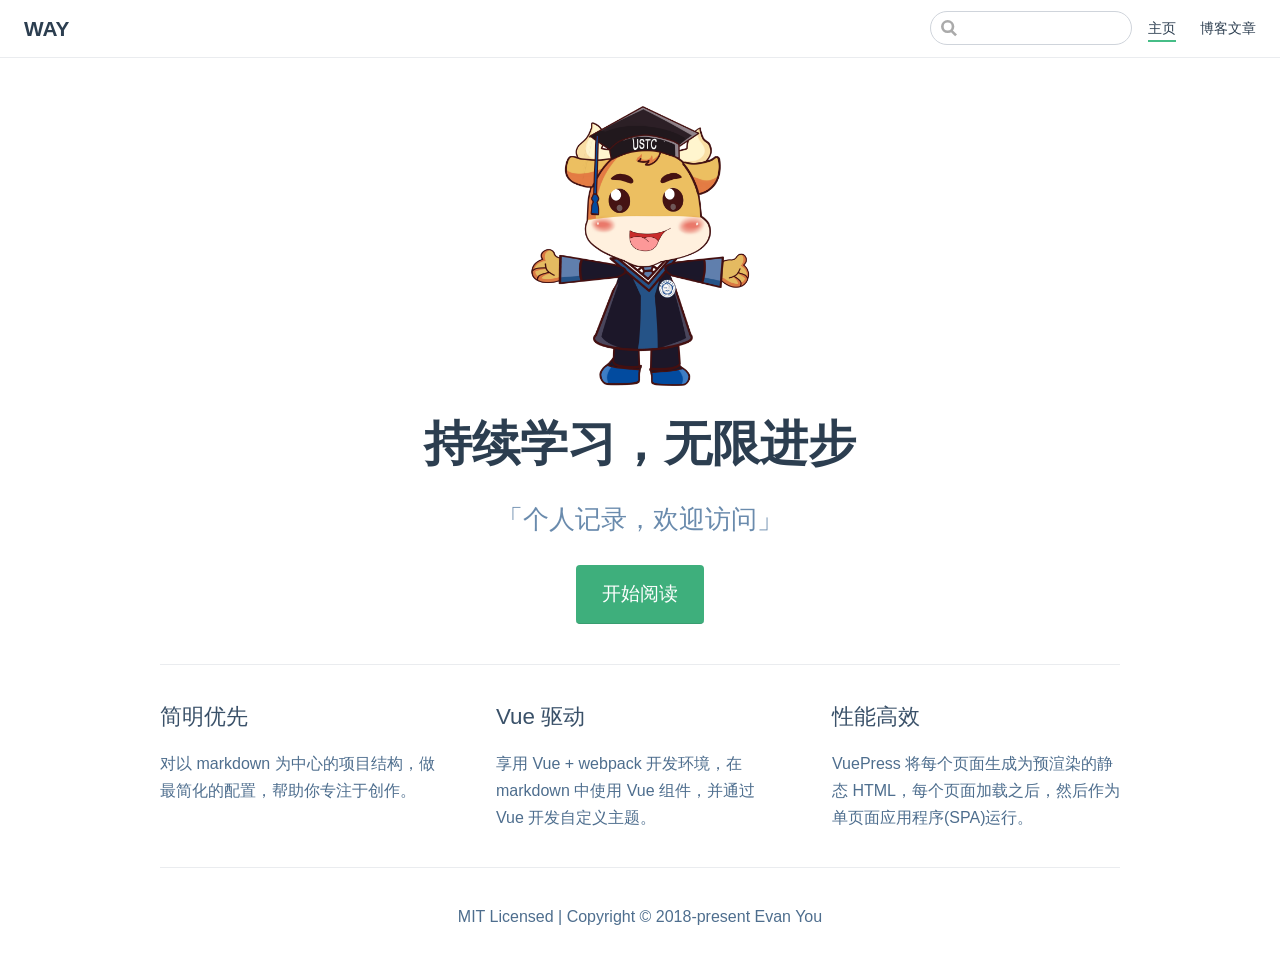
<file: index.html>
<!DOCTYPE html>
<html lang="en-US">
  <head>
    <meta charset="utf-8">
    <meta name="viewport" content="width=device-width,initial-scale=1">
    <title>WAY</title>
    <meta name="generator" content="VuePress 1.9.7">
    
    <meta name="description" content="个人记录">
    
    <link rel="preload" href="/assets/css/0.styles.1e5c3d54.css" as="style"><link rel="preload" href="/assets/js/app.976e3ca8.js" as="script"><link rel="preload" href="/assets/js/2.8d33f5d0.js" as="script"><link rel="preload" href="/assets/js/7.82339922.js" as="script"><link rel="prefetch" href="/assets/js/3.4cc015c3.js"><link rel="prefetch" href="/assets/js/4.1a7e6a49.js"><link rel="prefetch" href="/assets/js/5.cf9f6251.js"><link rel="prefetch" href="/assets/js/6.2ae1fdaa.js">
    <link rel="stylesheet" href="/assets/css/0.styles.1e5c3d54.css">
  </head>
  <body>
    <div id="app" data-server-rendered="true"><div class="theme-container no-sidebar"><header class="navbar"><div class="sidebar-button"><svg xmlns="http://www.w3.org/2000/svg" aria-hidden="true" role="img" viewBox="0 0 448 512" class="icon"><path fill="currentColor" d="M436 124H12c-6.627 0-12-5.373-12-12V80c0-6.627 5.373-12 12-12h424c6.627 0 12 5.373 12 12v32c0 6.627-5.373 12-12 12zm0 160H12c-6.627 0-12-5.373-12-12v-32c0-6.627 5.373-12 12-12h424c6.627 0 12 5.373 12 12v32c0 6.627-5.373 12-12 12zm0 160H12c-6.627 0-12-5.373-12-12v-32c0-6.627 5.373-12 12-12h424c6.627 0 12 5.373 12 12v32c0 6.627-5.373 12-12 12z"></path></svg></div> <a href="/" aria-current="page" class="home-link router-link-exact-active router-link-active"><!----> <span class="site-name">WAY</span></a> <div class="links"><div class="search-box"><input aria-label="Search" autocomplete="off" spellcheck="false" value=""> <!----></div> <nav class="nav-links can-hide"><div class="nav-item"><a href="/" aria-current="page" class="nav-link router-link-exact-active router-link-active">
  主页
</a></div><div class="nav-item"><a href="/guide/" class="nav-link">
  博客文章
</a></div> <!----></nav></div></header> <div class="sidebar-mask"></div> <aside class="sidebar"><nav class="nav-links"><div class="nav-item"><a href="/" aria-current="page" class="nav-link router-link-exact-active router-link-active">
  主页
</a></div><div class="nav-item"><a href="/guide/" class="nav-link">
  博客文章
</a></div> <!----></nav>  <!----> </aside> <main aria-labelledby="main-title" class="home"><header class="hero"><img src="/logo.png" alt="hero"> <h1 id="main-title">
      持续学习，无限进步
    </h1> <p class="description">
      「个人记录，欢迎访问」
    </p> <p class="action"><a href="/guide/" class="nav-link action-button">
  开始阅读
</a></p></header> <div class="features"><div class="feature"><h2>简明优先</h2> <p>对以 markdown 为中心的项目结构，做最简化的配置，帮助你专注于创作。</p></div><div class="feature"><h2>Vue 驱动</h2> <p>享用 Vue + webpack 开发环境，在 markdown 中使用 Vue 组件，并通过 Vue 开发自定义主题。</p></div><div class="feature"><h2>性能高效</h2> <p>VuePress 将每个页面生成为预渲染的静态 HTML，每个页面加载之后，然后作为单页面应用程序(SPA)运行。</p></div></div> <div class="theme-default-content custom content__default"></div> <div class="footer">
    MIT Licensed | Copyright © 2018-present Evan You
  </div></main></div><div class="global-ui"></div></div>
    <script src="/assets/js/app.976e3ca8.js" defer></script><script src="/assets/js/2.8d33f5d0.js" defer></script><script src="/assets/js/7.82339922.js" defer></script>
  </body>
</html>
</file>
<file: assets/css/0.styles.1e5c3d54.css>
code[class*=language-],pre[class*=language-]{color:#ccc;background:none;font-family:Consolas,Monaco,Andale Mono,Ubuntu Mono,monospace;font-size:1em;text-align:left;white-space:pre;word-spacing:normal;word-break:normal;word-wrap:normal;line-height:1.5;tab-size:4;-webkit-hyphens:none;hyphens:none}pre[class*=language-]{padding:1em;margin:.5em 0;overflow:auto}:not(pre)>code[class*=language-],pre[class*=language-]{background:#2d2d2d}:not(pre)>code[class*=language-]{padding:.1em;border-radius:.3em;white-space:normal}.token.block-comment,.token.cdata,.token.comment,.token.doctype,.token.prolog{color:#999}.token.punctuation{color:#ccc}.token.attr-name,.token.deleted,.token.namespace,.token.tag{color:#e2777a}.token.function-name{color:#6196cc}.token.boolean,.token.function,.token.number{color:#f08d49}.token.class-name,.token.constant,.token.property,.token.symbol{color:#f8c555}.token.atrule,.token.builtin,.token.important,.token.keyword,.token.selector{color:#cc99cd}.token.attr-value,.token.char,.token.regex,.token.string,.token.variable{color:#7ec699}.token.entity,.token.operator,.token.url{color:#67cdcc}.token.bold,.token.important{font-weight:700}.token.italic{font-style:italic}.token.entity{cursor:help}.token.inserted{color:green}.theme-default-content code{color:#476582;padding:.25rem .5rem;margin:0;font-size:.85em;background-color:rgba(27,31,35,.05);border-radius:3px}.theme-default-content code .token.deleted{color:#ec5975}.theme-default-content code .token.inserted{color:#3eaf7c}.theme-default-content pre,.theme-default-content pre[class*=language-]{line-height:1.4;padding:1.25rem 1.5rem;margin:.85rem 0;background-color:#282c34;border-radius:6px;overflow:auto}.theme-default-content pre[class*=language-] code,.theme-default-content pre code{color:#fff;padding:0;background-color:initial;border-radius:0}div[class*=language-]{position:relative;background-color:#282c34;border-radius:6px}div[class*=language-] .highlight-lines{-webkit-user-select:none;user-select:none;padding-top:1.3rem;position:absolute;top:0;left:0;width:100%;line-height:1.4}div[class*=language-] .highlight-lines .highlighted{background-color:rgba(0,0,0,.66)}div[class*=language-] pre,div[class*=language-] pre[class*=language-]{background:transparent;position:relative;z-index:1}div[class*=language-]:before{position:absolute;z-index:3;top:.8em;right:1em;font-size:.75rem;color:hsla(0,0%,100%,.4)}div[class*=language-]:not(.line-numbers-mode) .line-numbers-wrapper{display:none}div[class*=language-].line-numbers-mode .highlight-lines .highlighted{position:relative}div[class*=language-].line-numbers-mode .highlight-lines .highlighted:before{content:" ";position:absolute;z-index:3;left:0;top:0;display:block;width:3.5rem;height:100%;background-color:rgba(0,0,0,.66)}div[class*=language-].line-numbers-mode pre{padding-left:4.5rem;vertical-align:middle}div[class*=language-].line-numbers-mode .line-numbers-wrapper{position:absolute;top:0;width:3.5rem;text-align:center;color:hsla(0,0%,100%,.3);padding:1.25rem 0;line-height:1.4}div[class*=language-].line-numbers-mode .line-numbers-wrapper br{-webkit-user-select:none;user-select:none}div[class*=language-].line-numbers-mode .line-numbers-wrapper .line-number{position:relative;z-index:4;-webkit-user-select:none;user-select:none;font-size:.85em}div[class*=language-].line-numbers-mode:after{content:"";position:absolute;z-index:2;top:0;left:0;width:3.5rem;height:100%;border-radius:6px 0 0 6px;border-right:1px solid rgba(0,0,0,.66);background-color:#282c34}div[class~=language-js]:before{content:"js"}div[class~=language-ts]:before{content:"ts"}div[class~=language-html]:before{content:"html"}div[class~=language-md]:before{content:"md"}div[class~=language-vue]:before{content:"vue"}div[class~=language-css]:before{content:"css"}div[class~=language-sass]:before{content:"sass"}div[class~=language-scss]:before{content:"scss"}div[class~=language-less]:before{content:"less"}div[class~=language-stylus]:before{content:"stylus"}div[class~=language-go]:before{content:"go"}div[class~=language-java]:before{content:"java"}div[class~=language-c]:before{content:"c"}div[class~=language-sh]:before{content:"sh"}div[class~=language-yaml]:before{content:"yaml"}div[class~=language-py]:before{content:"py"}div[class~=language-docker]:before{content:"docker"}div[class~=language-dockerfile]:before{content:"dockerfile"}div[class~=language-makefile]:before{content:"makefile"}div[class~=language-javascript]:before{content:"js"}div[class~=language-typescript]:before{content:"ts"}div[class~=language-markup]:before{content:"html"}div[class~=language-markdown]:before{content:"md"}div[class~=language-json]:before{content:"json"}div[class~=language-ruby]:before{content:"rb"}div[class~=language-python]:before{content:"py"}div[class~=language-bash]:before{content:"sh"}div[class~=language-php]:before{content:"php"}.custom-block .custom-block-title{font-weight:600;margin-bottom:-.4rem}.custom-block.danger,.custom-block.tip,.custom-block.warning{padding:.1rem 1.5rem;border-left-width:.5rem;border-left-style:solid;margin:1rem 0}.custom-block.tip{background-color:#f3f5f7;border-color:#42b983}.custom-block.warning{background-color:rgba(255,229,100,.3);border-color:#e7c000;color:#6b5900}.custom-block.warning .custom-block-title{color:#b29400}.custom-block.warning a{color:#2c3e50}.custom-block.danger{background-color:#ffe6e6;border-color:#c00;color:#4d0000}.custom-block.danger .custom-block-title{color:#900}.custom-block.danger a{color:#2c3e50}.custom-block.details{display:block;position:relative;border-radius:2px;margin:1.6em 0;padding:1.6em;background-color:#eee}.custom-block.details h4{margin-top:0}.custom-block.details figure:last-child,.custom-block.details p:last-child{margin-bottom:0;padding-bottom:0}.custom-block.details summary{outline:none;cursor:pointer}.arrow{display:inline-block;width:0;height:0}.arrow.up{border-bottom:6px solid #ccc}.arrow.down,.arrow.up{border-left:4px solid transparent;border-right:4px solid transparent}.arrow.down{border-top:6px solid #ccc}.arrow.right{border-left:6px solid #ccc}.arrow.left,.arrow.right{border-top:4px solid transparent;border-bottom:4px solid transparent}.arrow.left{border-right:6px solid #ccc}.theme-default-content:not(.custom){max-width:740px;margin:0 auto;padding:2rem 2.5rem}@media (max-width:959px){.theme-default-content:not(.custom){padding:2rem}}@media (max-width:419px){.theme-default-content:not(.custom){padding:1.5rem}}.table-of-contents .badge{vertical-align:middle}body,html{padding:0;margin:0;background-color:#fff}body{font-family:-apple-system,BlinkMacSystemFont,Segoe UI,Roboto,Oxygen,Ubuntu,Cantarell,Fira Sans,Droid Sans,Helvetica Neue,sans-serif;-webkit-font-smoothing:antialiased;-moz-osx-font-smoothing:grayscale;font-size:16px;color:#2c3e50}.page{padding-left:20rem}.navbar{z-index:20;right:0;height:3.6rem;background-color:#fff;box-sizing:border-box;border-bottom:1px solid #eaecef}.navbar,.sidebar-mask{position:fixed;top:0;left:0}.sidebar-mask{z-index:9;width:100vw;height:100vh;display:none}.sidebar{font-size:16px;background-color:#fff;width:20rem;position:fixed;z-index:10;margin:0;top:3.6rem;left:0;bottom:0;box-sizing:border-box;border-right:1px solid #eaecef;overflow-y:auto}.theme-default-content:not(.custom)>:first-child{margin-top:3.6rem}.theme-default-content:not(.custom) a:hover{text-decoration:underline}.theme-default-content:not(.custom) p.demo{padding:1rem 1.5rem;border:1px solid #ddd;border-radius:4px}.theme-default-content:not(.custom) img{max-width:100%}.theme-default-content.custom{padding:0;margin:0}.theme-default-content.custom img{max-width:100%}a{font-weight:500;text-decoration:none}a,p a code{color:#3eaf7c}p a code{font-weight:400}kbd{background:#eee;border:.15rem solid #ddd;border-bottom:.25rem solid #ddd;border-radius:.15rem;padding:0 .15em}blockquote{font-size:1rem;color:#999;border-left:.2rem solid #dfe2e5;margin:1rem 0;padding:.25rem 0 .25rem 1rem}blockquote>p{margin:0}ol,ul{padding-left:1.2em}strong{font-weight:600}h1,h2,h3,h4,h5,h6{font-weight:600;line-height:1.25}.theme-default-content:not(.custom)>h1,.theme-default-content:not(.custom)>h2,.theme-default-content:not(.custom)>h3,.theme-default-content:not(.custom)>h4,.theme-default-content:not(.custom)>h5,.theme-default-content:not(.custom)>h6{margin-top:-3.1rem;padding-top:4.6rem;margin-bottom:0}.theme-default-content:not(.custom)>h1:first-child,.theme-default-content:not(.custom)>h2:first-child,.theme-default-content:not(.custom)>h3:first-child,.theme-default-content:not(.custom)>h4:first-child,.theme-default-content:not(.custom)>h5:first-child,.theme-default-content:not(.custom)>h6:first-child{margin-top:-1.5rem;margin-bottom:1rem}.theme-default-content:not(.custom)>h1:first-child+.custom-block,.theme-default-content:not(.custom)>h1:first-child+p,.theme-default-content:not(.custom)>h1:first-child+pre,.theme-default-content:not(.custom)>h2:first-child+.custom-block,.theme-default-content:not(.custom)>h2:first-child+p,.theme-default-content:not(.custom)>h2:first-child+pre,.theme-default-content:not(.custom)>h3:first-child+.custom-block,.theme-default-content:not(.custom)>h3:first-child+p,.theme-default-content:not(.custom)>h3:first-child+pre,.theme-default-content:not(.custom)>h4:first-child+.custom-block,.theme-default-content:not(.custom)>h4:first-child+p,.theme-default-content:not(.custom)>h4:first-child+pre,.theme-default-content:not(.custom)>h5:first-child+.custom-block,.theme-default-content:not(.custom)>h5:first-child+p,.theme-default-content:not(.custom)>h5:first-child+pre,.theme-default-content:not(.custom)>h6:first-child+.custom-block,.theme-default-content:not(.custom)>h6:first-child+p,.theme-default-content:not(.custom)>h6:first-child+pre{margin-top:2rem}h1:focus .header-anchor,h1:hover .header-anchor,h2:focus .header-anchor,h2:hover .header-anchor,h3:focus .header-anchor,h3:hover .header-anchor,h4:focus .header-anchor,h4:hover .header-anchor,h5:focus .header-anchor,h5:hover .header-anchor,h6:focus .header-anchor,h6:hover .header-anchor{opacity:1}h1{font-size:2.2rem}h2{font-size:1.65rem;padding-bottom:.3rem;border-bottom:1px solid #eaecef}h3{font-size:1.35rem}a.header-anchor{font-size:.85em;float:left;margin-left:-.87em;padding-right:.23em;margin-top:.125em;opacity:0}a.header-anchor:focus,a.header-anchor:hover{text-decoration:none}.line-number,code,kbd{font-family:source-code-pro,Menlo,Monaco,Consolas,Courier New,monospace}ol,p,ul{line-height:1.7}hr{border:0;border-top:1px solid #eaecef}table{border-collapse:collapse;margin:1rem 0;display:block;overflow-x:auto}tr{border-top:1px solid #dfe2e5}tr:nth-child(2n){background-color:#f6f8fa}td,th{border:1px solid #dfe2e5;padding:.6em 1em}.theme-container.sidebar-open .sidebar-mask{display:block}.theme-container.no-navbar .theme-default-content:not(.custom)>h1,.theme-container.no-navbar h2,.theme-container.no-navbar h3,.theme-container.no-navbar h4,.theme-container.no-navbar h5,.theme-container.no-navbar h6{margin-top:1.5rem;padding-top:0}.theme-container.no-navbar .sidebar{top:0}@media (min-width:720px){.theme-container.no-sidebar .sidebar{display:none}.theme-container.no-sidebar .page{padding-left:0}}@media (max-width:959px){.sidebar{font-size:15px;width:16.4rem}.page{padding-left:16.4rem}}@media (max-width:719px){.sidebar{top:0;padding-top:3.6rem;transform:translateX(-100%);transition:transform .2s ease}.page{padding-left:0}.theme-container.sidebar-open .sidebar{transform:translateX(0)}.theme-container.no-navbar .sidebar{padding-top:0}}@media (max-width:419px){h1{font-size:1.9rem}.theme-default-content div[class*=language-]{margin:.85rem -1.5rem;border-radius:0}}#nprogress{pointer-events:none}#nprogress .bar{background:#3eaf7c;position:fixed;z-index:1031;top:0;left:0;width:100%;height:2px}#nprogress .peg{display:block;position:absolute;right:0;width:100px;height:100%;box-shadow:0 0 10px #3eaf7c,0 0 5px #3eaf7c;opacity:1;transform:rotate(3deg) translateY(-4px)}#nprogress .spinner{display:block;position:fixed;z-index:1031;top:15px;right:15px}#nprogress .spinner-icon{width:18px;height:18px;box-sizing:border-box;border-color:#3eaf7c transparent transparent #3eaf7c;border-style:solid;border-width:2px;border-radius:50%;animation:nprogress-spinner .4s linear infinite}.nprogress-custom-parent{overflow:hidden;position:relative}.nprogress-custom-parent #nprogress .bar,.nprogress-custom-parent #nprogress .spinner{position:absolute}@keyframes nprogress-spinner{0%{transform:rotate(0deg)}to{transform:rotate(1turn)}}.icon.outbound{color:#aaa;display:inline-block;vertical-align:middle;position:relative;top:-1px}.sr-only{position:absolute;width:1px;height:1px;padding:0;margin:-1px;overflow:hidden;clip:rect(0,0,0,0);white-space:nowrap;border-width:0}.home{padding:3.6rem 2rem 0;max-width:960px;margin:0 auto;display:block}.home .hero{text-align:center}.home .hero img{max-width:100%;max-height:280px;display:block;margin:3rem auto 1.5rem}.home .hero h1{font-size:3rem}.home .hero .action,.home .hero .description,.home .hero h1{margin:1.8rem auto}.home .hero .description{max-width:35rem;font-size:1.6rem;line-height:1.3;color:#6a8bad}.home .hero .action-button{display:inline-block;font-size:1.2rem;color:#fff;background-color:#3eaf7c;padding:.8rem 1.6rem;border-radius:4px;transition:background-color .1s ease;box-sizing:border-box;border-bottom:1px solid #389d70}.home .hero .action-button:hover{background-color:#4abf8a}.home .features{border-top:1px solid #eaecef;padding:1.2rem 0;margin-top:2.5rem;display:flex;flex-wrap:wrap;align-items:flex-start;align-content:stretch;justify-content:space-between}.home .feature{flex-grow:1;flex-basis:30%;max-width:30%}.home .feature h2{font-size:1.4rem;font-weight:500;border-bottom:none;padding-bottom:0;color:#3a5169}.home .feature p{color:#4e6e8e}.home .footer{padding:2.5rem;border-top:1px solid #eaecef;text-align:center;color:#4e6e8e}@media (max-width:719px){.home .features{flex-direction:column}.home .feature{max-width:100%;padding:0 2.5rem}}@media (max-width:419px){.home{padding-left:1.5rem;padding-right:1.5rem}.home .hero img{max-height:210px;margin:2rem auto 1.2rem}.home .hero h1{font-size:2rem}.home .hero .action,.home .hero .description,.home .hero h1{margin:1.2rem auto}.home .hero .description{font-size:1.2rem}.home .hero .action-button{font-size:1rem;padding:.6rem 1.2rem}.home .feature h2{font-size:1.25rem}}.search-box{display:inline-block;position:relative;margin-right:1rem}.search-box input{cursor:text;width:10rem;height:2rem;color:#4e6e8e;display:inline-block;border:1px solid #cfd4db;border-radius:2rem;font-size:.9rem;line-height:2rem;padding:0 .5rem 0 2rem;outline:none;transition:all .2s ease;background:#fff url(/assets/img/search.83621669.svg) .6rem .5rem no-repeat;background-size:1rem}.search-box input:focus{cursor:auto;border-color:#3eaf7c}.search-box .suggestions{background:#fff;width:20rem;position:absolute;top:2rem;border:1px solid #cfd4db;border-radius:6px;padding:.4rem;list-style-type:none}.search-box .suggestions.align-right{right:0}.search-box .suggestion{line-height:1.4;padding:.4rem .6rem;border-radius:4px;cursor:pointer}.search-box .suggestion a{white-space:normal;color:#5d82a6}.search-box .suggestion a .page-title{font-weight:600}.search-box .suggestion a .header{font-size:.9em;margin-left:.25em}.search-box .suggestion.focused{background-color:#f3f4f5}.search-box .suggestion.focused a{color:#3eaf7c}@media (max-width:959px){.search-box input{cursor:pointer;width:0;border-color:transparent;position:relative}.search-box input:focus{cursor:text;left:0;width:10rem}}@media (-ms-high-contrast:none){.search-box input{height:2rem}}@media (max-width:959px) and (min-width:719px){.search-box .suggestions{left:0}}@media (max-width:719px){.search-box{margin-right:0}.search-box input{left:1rem}.search-box .suggestions{right:0}}@media (max-width:419px){.search-box .suggestions{width:calc(100vw - 4rem)}.search-box input:focus{width:8rem}}.sidebar-button{cursor:pointer;display:none;width:1.25rem;height:1.25rem;position:absolute;padding:.6rem;top:.6rem;left:1rem}.sidebar-button .icon{display:block;width:1.25rem;height:1.25rem}@media (max-width:719px){.sidebar-button{display:block}}.dropdown-enter,.dropdown-leave-to{height:0!important}.dropdown-wrapper{cursor:pointer}.dropdown-wrapper .dropdown-title,.dropdown-wrapper .mobile-dropdown-title{display:block;font-size:.9rem;font-family:inherit;cursor:inherit;padding:inherit;line-height:1.4rem;background:transparent;border:none;font-weight:500;color:#2c3e50}.dropdown-wrapper .dropdown-title:hover,.dropdown-wrapper .mobile-dropdown-title:hover{border-color:transparent}.dropdown-wrapper .dropdown-title .arrow,.dropdown-wrapper .mobile-dropdown-title .arrow{vertical-align:middle;margin-top:-1px;margin-left:.4rem}.dropdown-wrapper .mobile-dropdown-title{display:none;font-weight:600}.dropdown-wrapper .mobile-dropdown-title font-size inherit:hover{color:#3eaf7c}.dropdown-wrapper .nav-dropdown .dropdown-item{color:inherit;line-height:1.7rem}.dropdown-wrapper .nav-dropdown .dropdown-item h4{margin:.45rem 0 0;border-top:1px solid #eee;padding:1rem 1.5rem .45rem 1.25rem}.dropdown-wrapper .nav-dropdown .dropdown-item .dropdown-subitem-wrapper{padding:0;list-style:none}.dropdown-wrapper .nav-dropdown .dropdown-item .dropdown-subitem-wrapper .dropdown-subitem{font-size:.9em}.dropdown-wrapper .nav-dropdown .dropdown-item a{display:block;line-height:1.7rem;position:relative;border-bottom:none;font-weight:400;margin-bottom:0;padding:0 1.5rem 0 1.25rem}.dropdown-wrapper .nav-dropdown .dropdown-item a.router-link-active,.dropdown-wrapper .nav-dropdown .dropdown-item a:hover{color:#3eaf7c}.dropdown-wrapper .nav-dropdown .dropdown-item a.router-link-active:after{content:"";width:0;height:0;border-left:5px solid #3eaf7c;border-top:3px solid transparent;border-bottom:3px solid transparent;position:absolute;top:calc(50% - 2px);left:9px}.dropdown-wrapper .nav-dropdown .dropdown-item:first-child h4{margin-top:0;padding-top:0;border-top:0}@media (max-width:719px){.dropdown-wrapper.open .dropdown-title{margin-bottom:.5rem}.dropdown-wrapper .dropdown-title{display:none}.dropdown-wrapper .mobile-dropdown-title{display:block}.dropdown-wrapper .nav-dropdown{transition:height .1s ease-out;overflow:hidden}.dropdown-wrapper .nav-dropdown .dropdown-item h4{border-top:0;margin-top:0;padding-top:0}.dropdown-wrapper .nav-dropdown .dropdown-item>a,.dropdown-wrapper .nav-dropdown .dropdown-item h4{font-size:15px;line-height:2rem}.dropdown-wrapper .nav-dropdown .dropdown-item .dropdown-subitem{font-size:14px;padding-left:1rem}}@media (min-width:719px){.dropdown-wrapper{height:1.8rem}.dropdown-wrapper.open .nav-dropdown,.dropdown-wrapper:hover .nav-dropdown{display:block!important}.dropdown-wrapper.open:blur{display:none}.dropdown-wrapper .nav-dropdown{display:none;height:auto!important;box-sizing:border-box;max-height:calc(100vh - 2.7rem);overflow-y:auto;position:absolute;top:100%;right:0;background-color:#fff;padding:.6rem 0;border:1px solid;border-color:#ddd #ddd #ccc;text-align:left;border-radius:.25rem;white-space:nowrap;margin:0}}.nav-links{display:inline-block}.nav-links a{line-height:1.4rem;color:inherit}.nav-links a.router-link-active,.nav-links a:hover{color:#3eaf7c}.nav-links .nav-item{position:relative;display:inline-block;margin-left:1.5rem;line-height:2rem}.nav-links .nav-item:first-child{margin-left:0}.nav-links .repo-link{margin-left:1.5rem}@media (max-width:719px){.nav-links .nav-item,.nav-links .repo-link{margin-left:0}}@media (min-width:719px){.nav-links a.router-link-active,.nav-links a:hover{color:#2c3e50}.nav-item>a:not(.external).router-link-active,.nav-item>a:not(.external):hover{margin-bottom:-2px;border-bottom:2px solid #46bd87}}.navbar{padding:.7rem 1.5rem;line-height:2.2rem}.navbar a,.navbar img,.navbar span{display:inline-block}.navbar .logo{height:2.2rem;min-width:2.2rem;margin-right:.8rem;vertical-align:top}.navbar .site-name{font-size:1.3rem;font-weight:600;color:#2c3e50;position:relative}.navbar .links{padding-left:1.5rem;box-sizing:border-box;background-color:#fff;white-space:nowrap;font-size:.9rem;position:absolute;right:1.5rem;top:.7rem;display:flex}.navbar .links .search-box{flex:0 0 auto;vertical-align:top}@media (max-width:719px){.navbar{padding-left:4rem}.navbar .can-hide{display:none}.navbar .links{padding-left:1.5rem}.navbar .site-name{width:calc(100vw - 9.4rem);overflow:hidden;white-space:nowrap;text-overflow:ellipsis}}.page-edit{max-width:740px;margin:0 auto;padding:2rem 2.5rem}@media (max-width:959px){.page-edit{padding:2rem}}@media (max-width:419px){.page-edit{padding:1.5rem}}.page-edit{padding-top:1rem;padding-bottom:1rem;overflow:auto}.page-edit .edit-link{display:inline-block}.page-edit .edit-link a{color:#4e6e8e;margin-right:.25rem}.page-edit .last-updated{float:right;font-size:.9em}.page-edit .last-updated .prefix{font-weight:500;color:#4e6e8e}.page-edit .last-updated .time{font-weight:400;color:#767676}@media (max-width:719px){.page-edit .edit-link{margin-bottom:.5rem}.page-edit .last-updated{font-size:.8em;float:none;text-align:left}}.page-nav{max-width:740px;margin:0 auto;padding:2rem 2.5rem}@media (max-width:959px){.page-nav{padding:2rem}}@media (max-width:419px){.page-nav{padding:1.5rem}}.page-nav{padding-top:1rem;padding-bottom:0}.page-nav .inner{min-height:2rem;margin-top:0;border-top:1px solid #eaecef;padding-top:1rem;overflow:auto}.page-nav .next{float:right}.page{padding-bottom:2rem;display:block}.sidebar-group .sidebar-group{padding-left:.5em}.sidebar-group:not(.collapsable) .sidebar-heading:not(.clickable){cursor:auto;color:inherit}.sidebar-group.is-sub-group{padding-left:0}.sidebar-group.is-sub-group>.sidebar-heading{font-size:.95em;line-height:1.4;font-weight:400;padding-left:2rem}.sidebar-group.is-sub-group>.sidebar-heading:not(.clickable){opacity:.5}.sidebar-group.is-sub-group>.sidebar-group-items{padding-left:1rem}.sidebar-group.is-sub-group>.sidebar-group-items>li>.sidebar-link{font-size:.95em;border-left:none}.sidebar-group.depth-2>.sidebar-heading{border-left:none}.sidebar-heading{color:#2c3e50;transition:color .15s ease;cursor:pointer;font-size:1.1em;font-weight:700;padding:.35rem 1.5rem .35rem 1.25rem;width:100%;box-sizing:border-box;margin:0;border-left:.25rem solid transparent}.sidebar-heading.open,.sidebar-heading:hover{color:inherit}.sidebar-heading .arrow{position:relative;top:-.12em;left:.5em}.sidebar-heading.clickable.active{font-weight:600;color:#3eaf7c;border-left-color:#3eaf7c}.sidebar-heading.clickable:hover{color:#3eaf7c}.sidebar-group-items{transition:height .1s ease-out;font-size:.95em;overflow:hidden}.sidebar .sidebar-sub-headers{padding-left:1rem;font-size:.95em}a.sidebar-link{font-size:1em;font-weight:400;display:inline-block;color:#2c3e50;border-left:.25rem solid transparent;padding:.35rem 1rem .35rem 1.25rem;line-height:1.4;width:100%;box-sizing:border-box}a.sidebar-link:hover{color:#3eaf7c}a.sidebar-link.active{font-weight:600;color:#3eaf7c;border-left-color:#3eaf7c}.sidebar-group a.sidebar-link{padding-left:2rem}.sidebar-sub-headers a.sidebar-link{padding-top:.25rem;padding-bottom:.25rem;border-left:none}.sidebar-sub-headers a.sidebar-link.active{font-weight:500}.sidebar ul{padding:0;margin:0;list-style-type:none}.sidebar a{display:inline-block}.sidebar .nav-links{display:none;border-bottom:1px solid #eaecef;padding:.5rem 0 .75rem}.sidebar .nav-links a{font-weight:600}.sidebar .nav-links .nav-item,.sidebar .nav-links .repo-link{display:block;line-height:1.25rem;font-size:1.1em;padding:.5rem 0 .5rem 1.5rem}.sidebar>.sidebar-links{padding:1.5rem 0}.sidebar>.sidebar-links>li>a.sidebar-link{font-size:1.1em;line-height:1.7;font-weight:700}.sidebar>.sidebar-links>li:not(:first-child){margin-top:.75rem}@media (max-width:719px){.sidebar .nav-links{display:block}.sidebar .nav-links .dropdown-wrapper .nav-dropdown .dropdown-item a.router-link-active:after{top:calc(1rem - 2px)}.sidebar>.sidebar-links{padding:1rem 0}}.theme-code-group__nav[data-v-8ee0890a]{margin-bottom:-35px;background-color:#282c34;padding-bottom:22px;border-top-left-radius:6px;border-top-right-radius:6px;padding-left:10px;padding-top:10px}.theme-code-group__ul[data-v-8ee0890a]{margin:auto 0;padding-left:0;display:inline-flex;list-style:none}.theme-code-group__nav-tab[data-v-8ee0890a]{border:0;padding:5px;cursor:pointer;background-color:initial;font-size:.85em;line-height:1.4;color:hsla(0,0%,100%,.9);font-weight:600}.theme-code-group__nav-tab-active[data-v-8ee0890a]{border-bottom:1px solid #42b983}.pre-blank[data-v-8ee0890a]{color:#42b983}.theme-code-block[data-v-7588a83c]{display:none}.theme-code-block__active[data-v-7588a83c]{display:block}.theme-code-block>pre[data-v-7588a83c]{background-color:orange}.badge[data-v-249156ad]{display:inline-block;font-size:14px;height:18px;line-height:18px;border-radius:3px;padding:0 6px;color:#fff}.badge.green[data-v-249156ad],.badge.tip[data-v-249156ad],.badge[data-v-249156ad]{background-color:#42b983}.badge.error[data-v-249156ad]{background-color:#da5961}.badge.warn[data-v-249156ad],.badge.warning[data-v-249156ad],.badge.yellow[data-v-249156ad]{background-color:#e7c000}.badge+.badge[data-v-249156ad]{margin-left:5px}
</file>
